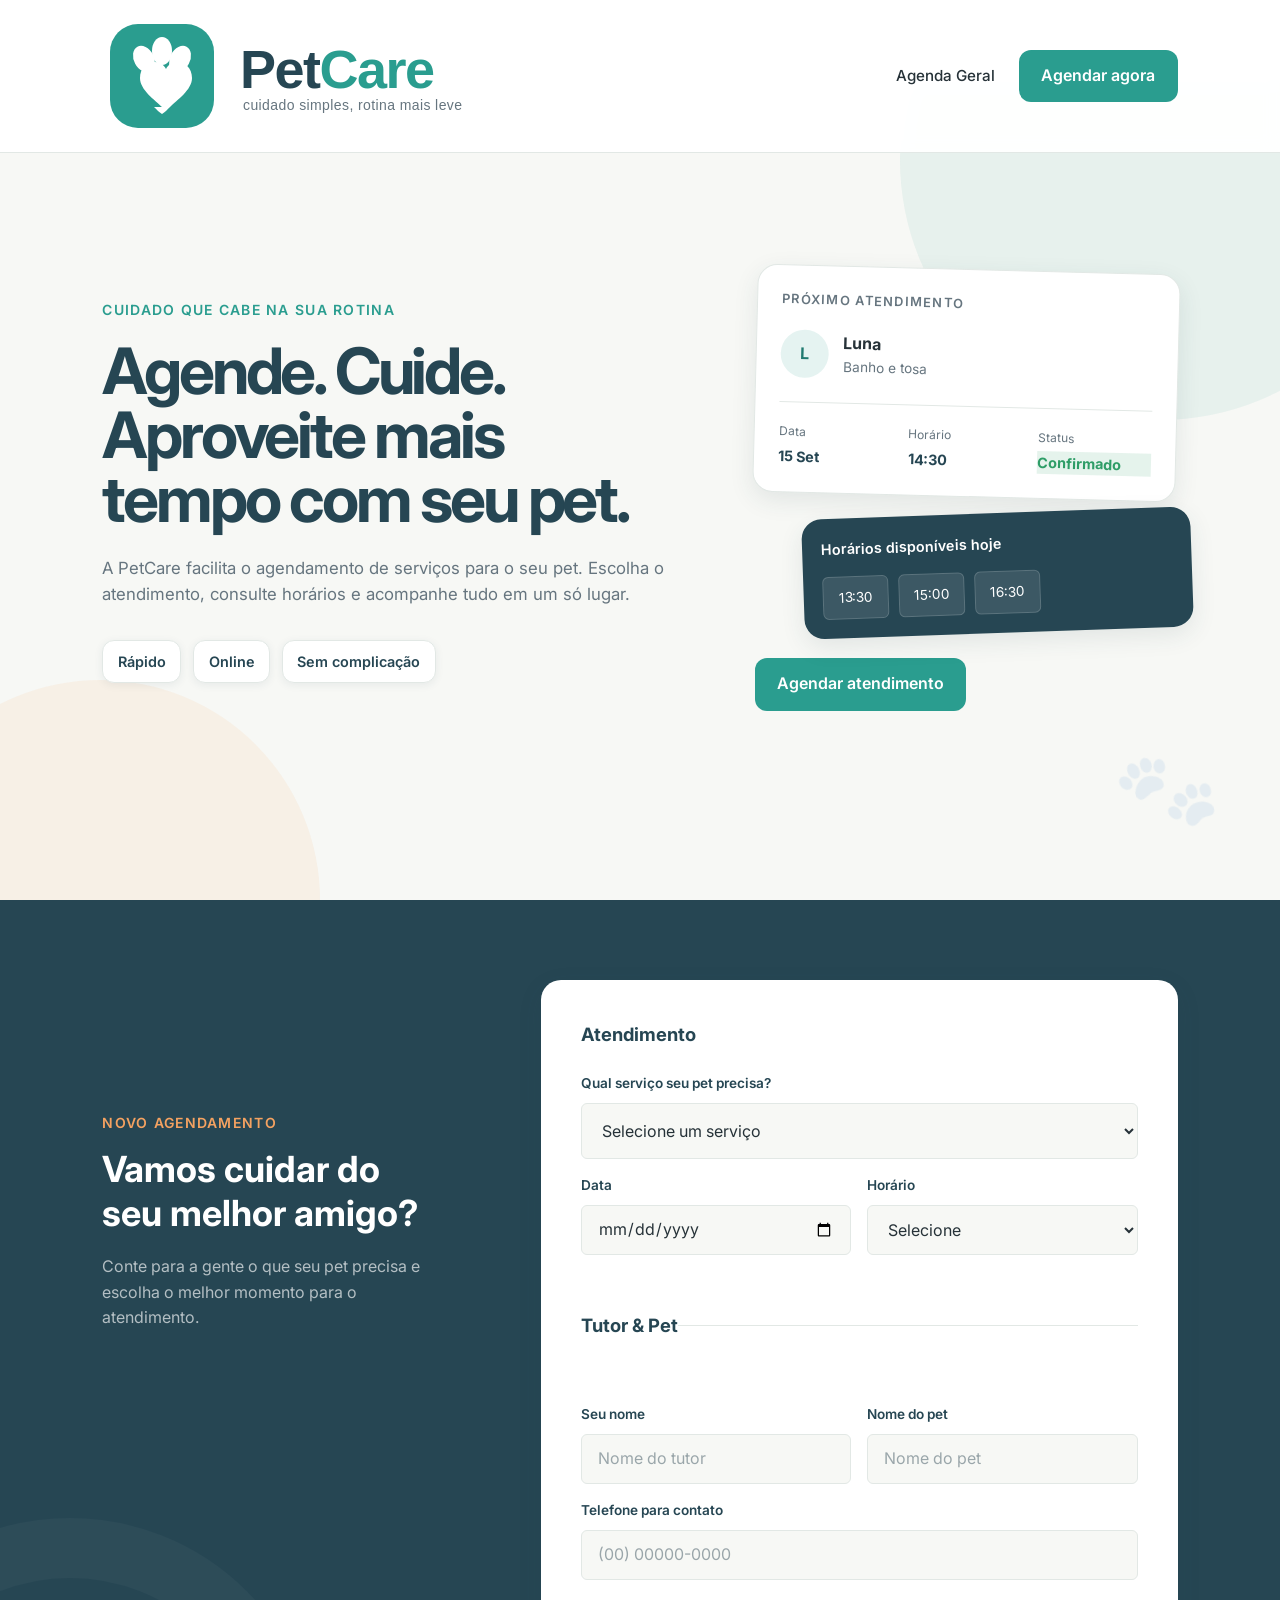
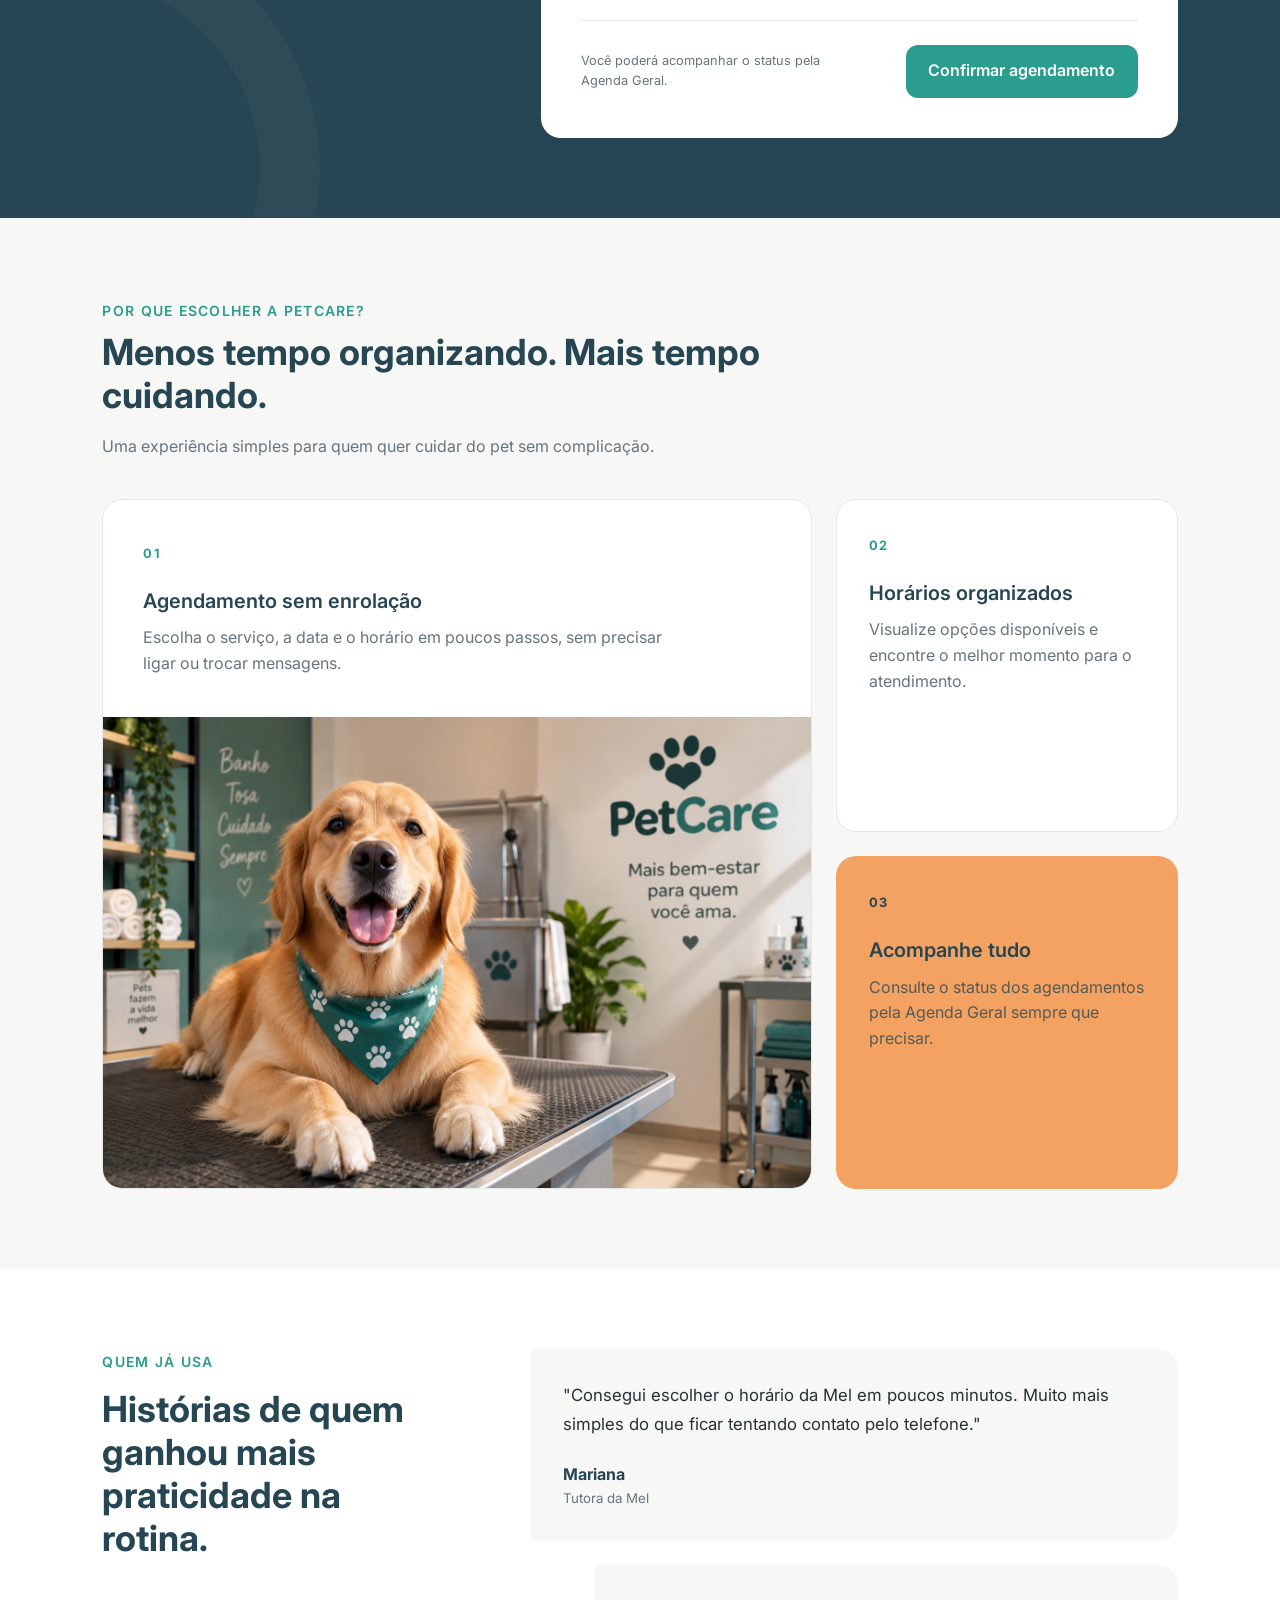
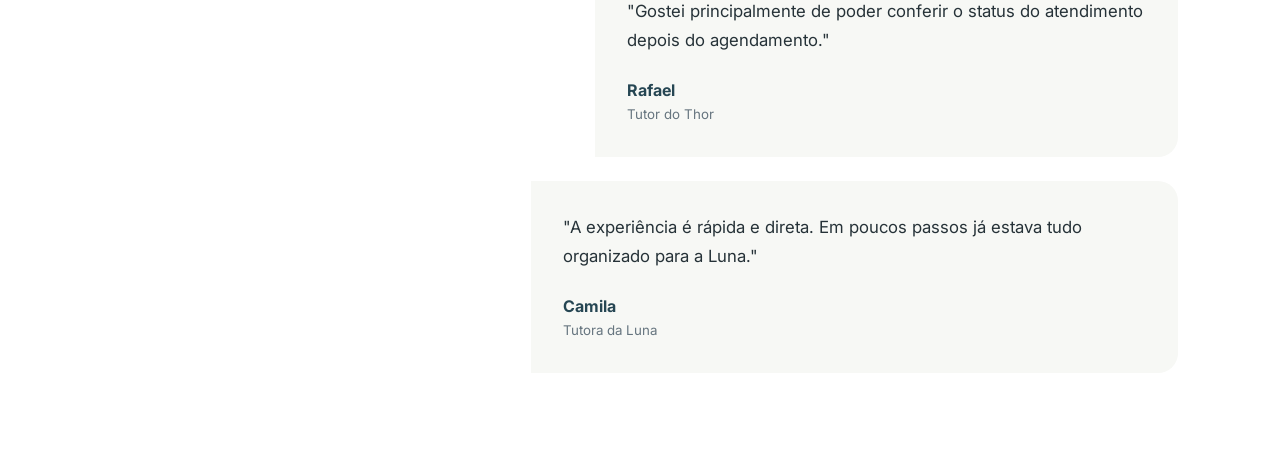
<file: index.html>
<!DOCTYPE html>
<html lang="pt-BR">
<head>
    <meta charset="UTF-8">
    <meta name="viewport" content="width=device-width, initial-scale=1.0">
    <title>PetCare | Agendamento Online</title>
    <link rel="stylesheet" href="./css/style.css">
    <script src="./js/script.js" defer></script>
</head>
<body>
    <header class="header">
        <div class="header-logo">
            <div>
                <a href="./index.html" class="logo">
                    <img src="./css/images/petcare-logo.svg" alt="Logo PetCare">
                </a>
            </div>
        </div>

        <nav class="header-nav">
            <a href="./agenda.html">Agenda Geral</a>
            <a href="#agendamento" class="btn-primary">Agendar agora</a>
        </nav>
    </header>

    <main>
        <section class="hero">
            <div class="hero-content">
                <span class="section-tag">Cuidado que cabe na sua rotina</span>
                <h1>Agende. Cuide. Aproveite mais tempo com seu pet.</h1>
                <p>A PetCare facilita o agendamento de serviços para o seu pet. Escolha o atendimento, consulte horários e acompanhe tudo em um só lugar.</p>
                <div class="hero-highlights">
                    <span>Rápido</span>
                    <span>Online</span>
                    <span>Sem complicação</span>
                </div>
            </div>

            <div class="hero-booking">
                <div class="booking-card">
                    <span class="booking-label">Próximo atendimento</span>
                    <div class="booking-pet">
                        <div class="pet-avatar">L</div>
                        <div>
                            <strong>Luna</strong>
                            <span>Banho e tosa</span>
                        </div>
                    </div>

                    <div class="booking-info">
                        <div>
                            <span>Data</span>
                            <strong>15 Set</strong>
                        </div>
                        <div>
                            <span>Horário</span>
                            <strong>14:30</strong>
                        </div>
                        <div>
                            <span>Status</span>
                            <strong class="status-confirmed">Confirmado</strong>
                        </div>
                    </div>
                </div>

            <div class="availability-card">
                <span>Horários disponíveis hoje</span>
                <div class="available-times">
                    <button type="button">13:30</button>
                    <button type="button">15:00</button>
                    <button type="button">16:30</button>
                </div>
            </div>

                <a href="#agendamento" class="btn-primary">Agendar atendimento</a>
            </div>

            <div class="hero-decoration">
                <span>🐾</span>
            </div>
        </section>

        <section class="appointment" id="agendamento">
            <div class="appointment-intro">
                <span class="section-tag">Novo agendamento</span>
                <h2>Vamos cuidar do seu melhor amigo?</h2>
                <p>Conte para a gente o que seu pet precisa e escolha o melhor momento para o atendimento.</p>
            </div>

            <form id="appointment-form" class="appointment-form">
                <fieldset>
                    <legend>Atendimento</legend>

                    <div class="form-group form-service">
                        <label for="service">Qual serviço seu pet precisa?</label>
                        <select id="service" name="service" required>
                            <option value="">Selecione um serviço</option>
                            <option value="banho">Banho</option>
                            <option value="tosa">Tosa</option>
                            <option value="banho-tosa">Banho e tosa</option>
                        </select>
                    </div>

                    <div class="form-row">
                        <div class="form-group">
                            <label for="date">Data</label>
                            <input type="date" id="date" name="date" required>
                        </div>

                        <div class="form-group">
                            <label for="time">Horário</label>
                            <select id="time" name="time" required>
                                <option value="">Selecione</option>
                            </select>
                        </div>
                    </div>
                </fieldset>

                <fieldset>
                    <legend>Tutor & Pet</legend>

                    <div class="form-row">
                        <div class="form-group">
                            <label for="tutor-name">Seu nome</label>
                            <input type="text" id="tutor-name" name="tutorName" placeholder="Nome do tutor" required>
                        </div>

                        <div class="form-group">
                            <label for="pet-name">Nome do pet</label>
                            <input type="text" id="pet-name" name="petName" placeholder="Nome do pet" required>
                        </div>
                    </div>

                    <div class="form-group">
                        <label for="phone">Telefone para contato</label>
                        <input type="tel" id="phone" name="phone" placeholder="(00) 00000-0000" required>
                    </div>
                </fieldset>

                <div class="form-footer">
                    <p>Você poderá acompanhar o status pela Agenda Geral.</p>
                    <button type="submit" class="btn-primary">Confirmar agendamento</button>
                </div>
            </form>
        </section>

        <section class="benefits">
            <div class="section-header">
                <span class="section-tag">Por que escolher a PetCare?</span>
                <h2>Menos tempo organizando. Mais tempo cuidando.</h2>
                <p>Uma experiência simples para quem quer cuidar do pet sem complicação.</p>
            </div>

            <div class="benefits-grid">
                <article class="benefit-card benefit-card-featured">
                    <div class="benefit-content">
                        <span class="benefit-number">01</span>
                        <h3>Agendamento sem enrolação</h3>
                        <p>Escolha o serviço, a data e o horário em poucos passos, sem precisar ligar ou trocar mensagens.</p>
                    </div>
                    <img src="./css/images/foto-01.png" alt="Pessoa realizando um agendamento para seu pet">
                </article>

                <article class="benefit-card">
                    <span class="benefit-number">02</span>
                    <h3>Horários organizados</h3>
                    <p>Visualize opções disponíveis e encontre o melhor momento para o atendimento.</p>
                </article>

                <article class="benefit-card benefit-card-accent">
                    <span class="benefit-number">03</span>
                    <h3>Acompanhe tudo</h3>
                    <p>Consulte o status dos agendamentos pela Agenda Geral sempre que precisar.</p>
                </article>
            </div>
        </section>

        <section class="testimonials">
            <div class="testimonials-intro">
                <span class="section-tag">Quem já usa</span>
                <h2>Histórias de quem ganhou mais praticidade na rotina.</h2>
            </div>

            <div class="testimonials-list">
                <article class="testimonial-card">
                    <p>"Consegui escolher o horário da Mel em poucos minutos. Muito mais simples do que ficar tentando contato pelo telefone."</p>
                    <div class="testimonial-author">
                        <span>Mariana</span>
                        <small>Tutora da Mel</small>
                    </div>
                </article>

                <article class="testimonial-card testimonial-offset">
                    <p>"Gostei principalmente de poder conferir o status do atendimento depois do agendamento."</p>
                    <div class="testimonial-author">
                        <span>Rafael</span>
                        <small>Tutor do Thor</small>
                    </div>
                </article>

                <article class="testimonial-card">
                    <p>"A experiência é rápida e direta. Em poucos passos já estava tudo organizado para a Luna."</p>
                    <div class="testimonial-author">
                        <span>Camila</span>
                        <small>Tutora da Luna</small>
                    </div>
                </article>
            </div>
        </section>
    </main>
</body>
</html>
</file>
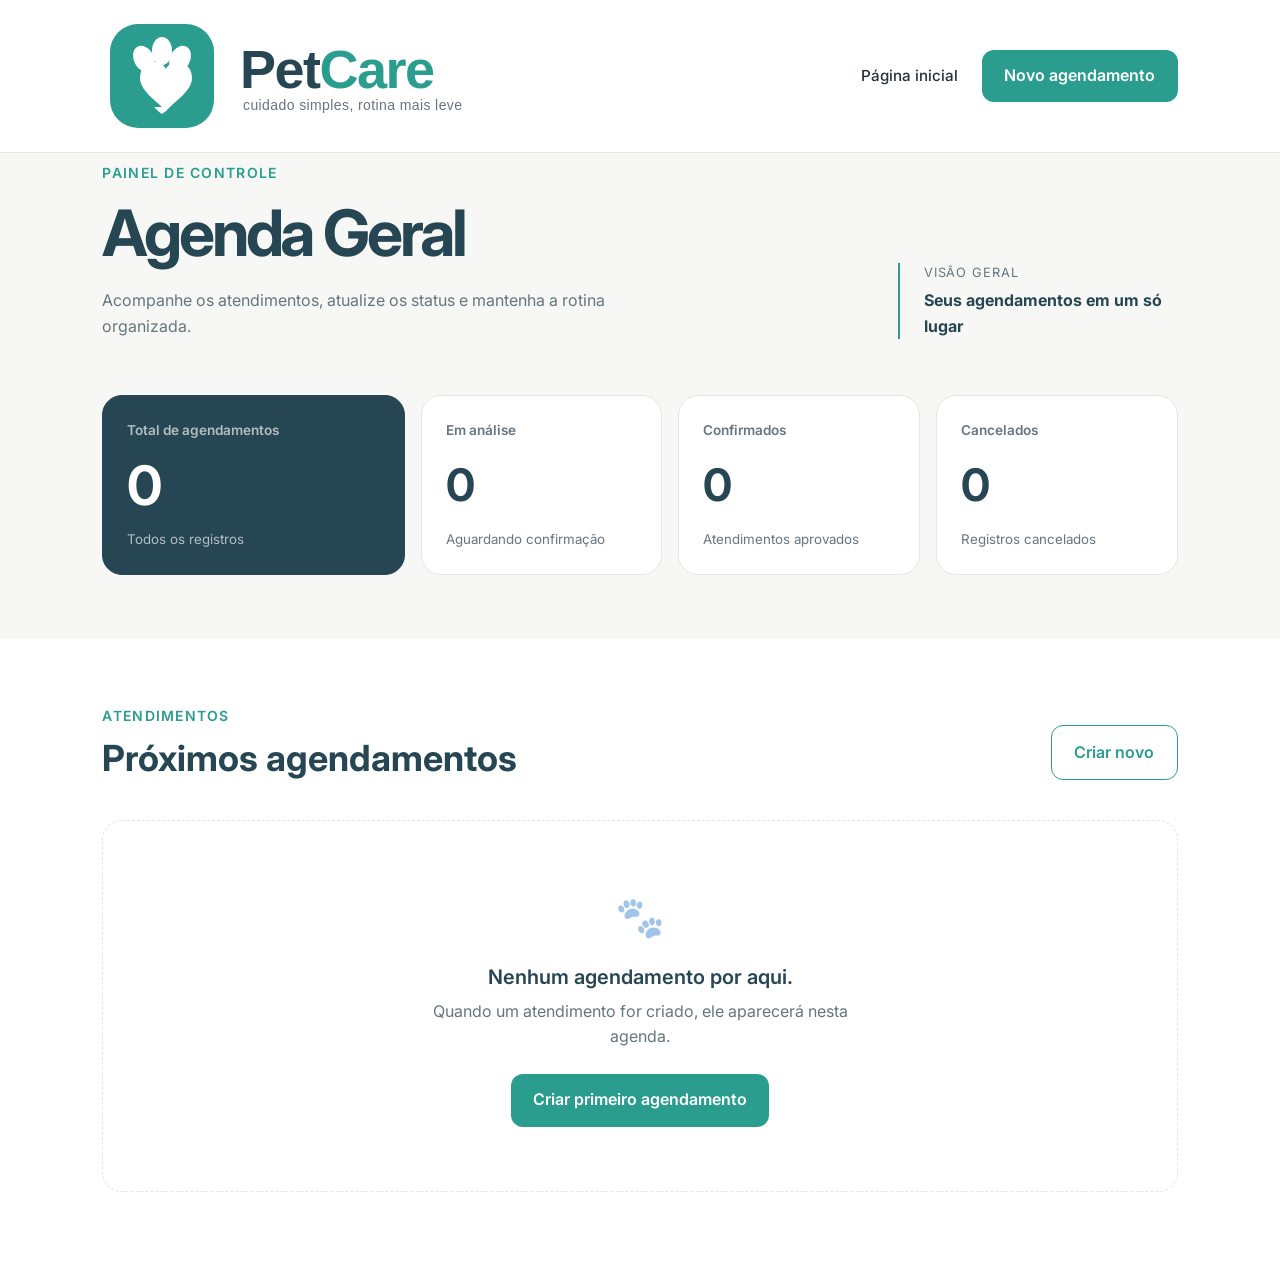
<file: agenda.html>
<!DOCTYPE html>
<html lang="pt-BR">
<head>
    <meta charset="UTF-8">
    <meta name="viewport" content="width=device-width, initial-scale=1.0">
    <title>PetCare | Agenda Geral</title>
    <link rel="stylesheet" href="./css/style.css">
    <script src="./js/script.js" defer></script>
</head>
<body>
    <header class="header">
        <div class="header-logo">
            <div>
                <a href="./index.html" class="logo">
                    <img src="./css/images/petcare-logo.svg" alt="Logo PetCare">
                </a>
            </div>
        </div>

        <nav class="header-nav">
            <a href="./index.html">Página inicial</a>
            <a href="./index.html#agendamento" class="btn-primary">Novo agendamento</a>
        </nav>
    </header>

    <main class="dashboard-page">
        <section class="dashboard-hero">
            <div class="dashboard-heading">
                <span class="section-tag">Painel de controle</span>
                <h1>Agenda Geral</h1>
                <p>Acompanhe os atendimentos, atualize os status e mantenha a rotina organizada.</p>
            </div>

            <div class="dashboard-date">
                <span>Visão geral</span>
                <strong>Seus agendamentos em um só lugar</strong>
            </div>
        </section>

        <section class="dashboard-stats">
            <article class="stat-card stat-card-main">
                <span>Total de agendamentos</span>
                <strong id="stat-total">0</strong>
                <small>Todos os registros</small>
            </article>

            <article class="stat-card">
                <span>Em análise</span>
                <strong id="stat-pending">0</strong>
                <small>Aguardando confirmação</small>
            </article>

            <article class="stat-card">
                <span>Confirmados</span>
                <strong id="stat-confirmed">0</strong>
                <small>Atendimentos aprovados</small>
            </article>

            <article class="stat-card">
                <span>Cancelados</span>
                <strong id="stat-cancelled">0</strong>
                <small>Registros cancelados</small>
            </article>
        </section>

        <section class="appointments-panel">
            <div class="appointments-panel-header">
                <div>
                    <span class="section-tag">Atendimentos</span>
                    <h2>Próximos agendamentos</h2>
                </div>

                <a href="./index.html#agendamento" class="btn-secondary">Criar novo</a>
            </div>

            <div id="appointments-list" class="appointments-list">
                <article class="appointment-item">
                    <div class="appointment-date">
                        <span>15</span>
                        <small>SET</small>
                        <strong>14:30</strong>
                    </div>

                    <div class="appointment-main">
                        <span class="appointment-service">Banho e tosa</span>
                        <h3>Luna</h3>
                        <p>Tutora: Mariana</p>
                    </div>

                    <div class="appointment-contact">
                        <span>Contato</span>
                        <strong>(11) 99999-9999</strong>
                    </div>

                    <div class="appointment-status">
                        <span class="status-badge status-pending">Em análise</span>
                    </div>

                    <div class="appointment-actions">
                        <button type="button" class="action-button action-confirm">Confirmar</button>
                        <button type="button" class="action-button action-cancel">Cancelar</button>
                    </div>
                </article>
            </div>

            <div id="empty-state" class="empty-state">
                <span class="empty-state-icon">🐾</span>
                <h3>Nenhum agendamento por aqui.</h3>
                <p>Quando um atendimento for criado, ele aparecerá nesta agenda.</p>
                <a href="./index.html#agendamento" class="btn-primary">Criar primeiro agendamento</a>
            </div>
        </section>
    </main>
</body>
</html>
</file>
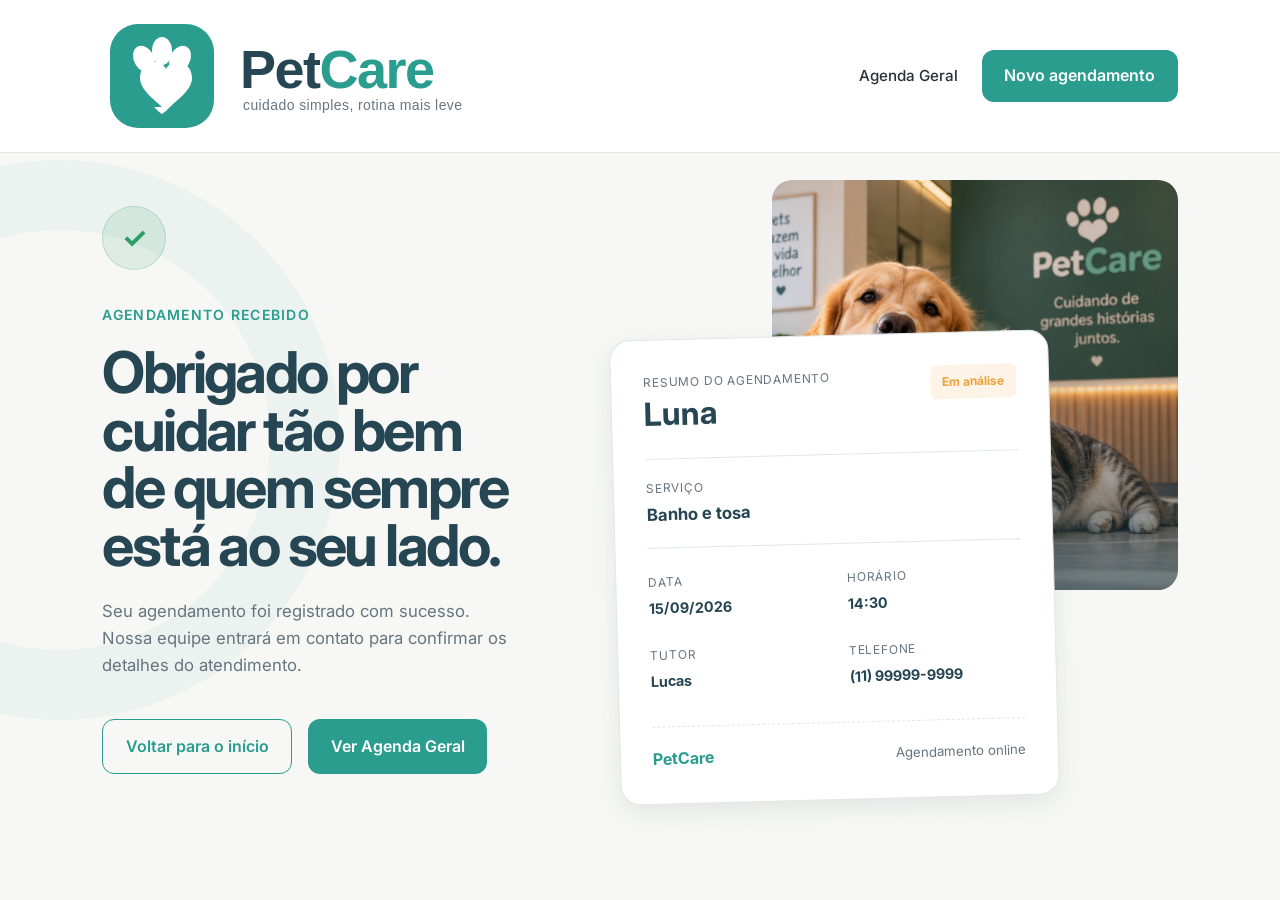
<file: confirmacao.html>
<!DOCTYPE html>
<html lang="pt-BR">
<head>
    <meta charset="UTF-8">
    <meta name="viewport" content="width=device-width, initial-scale=1.0">
    <title>PetCare | Agendamento Confirmado</title>
    <link rel="stylesheet" href="./css/style.css">
    <script src="./js/script.js" defer></script>
</head>
<body>
    <header class="header">
        <div class="header-logo">
            <div>
                <a href="./index.html" class="logo">
                    <img src="./css/images/petcare-logo.svg" alt="Logo PetCare">
                </a>
            </div>
        </div>

        <nav class="header-nav">
            <a href="./agenda.html">Agenda Geral</a>
            <a href="./index.html#agendamento" class="btn-primary">Novo agendamento</a>
        </nav>
    </header>

    <main class="confirmation-page">
        <section class="confirmation">
            <div class="confirmation-message">
                <div class="success-icon">✓</div>

                <span class="section-tag">Agendamento recebido</span>
                <h1>Obrigado por cuidar tão bem de quem sempre está ao seu lado.</h1>

                <p class="confirmation-description">
                    Seu agendamento foi registrado com sucesso. Nossa equipe entrará em contato para confirmar os detalhes do atendimento.
                </p>

                <div class="confirmation-actions">
                    <a href="./index.html" class="btn-secondary">Voltar para o início</a>
                    <a href="./agenda.html" class="btn-primary">Ver Agenda Geral</a>
                </div>
            </div>

            <div class="confirmation-summary">
                <div class="confirmation-image">
                    <img src="./css/images/foto-02.png" alt="Pet sendo cuidado em um ambiente acolhedor">
                    <span>Seu pet está em boas mãos.</span>
                </div>

                <article class="appointment-summary-card">
                    <div class="summary-header">
                        <div>
                            <span>Resumo do agendamento</span>
                            <h2 id="summary-pet">Luna</h2>
                        </div>

                        <span class="summary-status">Em análise</span>
                    </div>

                    <div class="summary-service">
                        <span>Serviço</span>
                        <strong id="summary-service">Banho e tosa</strong>
                    </div>

                    <div class="summary-grid">
                        <div>
                            <span>Data</span>
                            <strong id="summary-date">15/09/2026</strong>
                        </div>

                        <div>
                            <span>Horário</span>
                            <strong id="summary-time">14:30</strong>
                        </div>

                        <div>
                            <span>Tutor</span>
                            <strong id="summary-tutor">Lucas</strong>
                        </div>

                        <div>
                            <span>Telefone</span>
                            <strong id="summary-phone">(11) 99999-9999</strong>
                        </div>
                    </div>

                    <div class="summary-footer">
                        <span>PetCare</span>
                        <small>Agendamento online</small>
                    </div>
                </article>
            </div>
        </section>
    </main>
</body>
</html>
</file>
<file: css/style.css>
@import url('https://fonts.googleapis.com/css2?family=Inter:wght@400;500;600;700&display=swap');

/* VARIABLES */

:root {
    --color-primary: #2A9D8F;
    --color-primary-dark: #207A70;
    --color-secondary: #264653;
    --color-accent: #F4A261;

    --color-background: #F7F8F5;
    --color-surface: #FFFFFF;
    --color-text: #263238;
    --color-text-light: #66757F;
    --color-border: #E2E8E5;

    --color-success: #2E9D67;
    --color-warning: #E9A23B;
    --color-danger: #D9534F;

    --font-primary: "Inter", sans-serif;

    --radius-sm: 6px;
    --radius-md: 12px;
    --radius-lg: 20px;

    --shadow-sm: 0 2px 8px rgba(38, 70, 83, 0.08);
    --shadow-md: 0 8px 24px rgba(38, 70, 83, 0.10);

    --transition: 0.3s ease;
}

/* RESET */

* {
    margin: 0;
    padding: 0;
    box-sizing: border-box;
}

html {
    scroll-behavior: smooth;
}

body {
    font-family: var(--font-primary);
    background-color: var(--color-background);
    color: var(--color-text);
    line-height: 1.6;
}

img {
    display: block;
    max-width: 100%;
}

a {
    color: inherit;
    text-decoration: none;
}

ul {
    list-style: none;
}

button,
input,
select,
textarea {
    font: inherit;
}

button {
    border: none;
    cursor: pointer;
}

h1,
h2,
h3 {
    color: var(--color-secondary);
    line-height: 1.2;
}

h1 {
    font-size: 3.25rem;
    font-weight: 700;
}

h2 {
    font-size: 2.25rem;
    font-weight: 700;
}

h3 {
    font-size: 1.25rem;
    font-weight: 600;
}

p {
    color: var(--color-text-light);
}

section {
    padding: 5rem 8%;
}

.section-header {
    max-width: 700px;
    margin-bottom: 2.5rem;
}

.section-header h2 {
    margin: 0.5rem 0 1rem;
}

.section-tag {
    display: inline-block;
    color: var(--color-primary);
    font-size: 0.875rem;
    font-weight: 600;
    text-transform: uppercase;
    letter-spacing: 0.08rem;
}

.btn-primary {
    display: inline-flex;
    align-items: center;
    justify-content: center;
    padding: 0.85rem 1.4rem;
    background-color: var(--color-primary);
    color: var(--color-surface);
    border-radius: var(--radius-md);
    font-weight: 600;
    transition: background-color var(--transition), transform var(--transition);
}

.btn-primary:hover {
    background-color: var(--color-primary-dark);
    transform: translateY(-1px);
}

.btn-secondary {
    display: inline-flex;
    align-items: center;
    justify-content: center;
    padding: 0.85rem 1.4rem;
    background-color: transparent;
    color: var(--color-primary);
    border: 1px solid var(--color-primary);
    border-radius: var(--radius-md);
    font-weight: 600;
    transition: background-color var(--transition), color var(--transition);
}

.btn-secondary:hover {
    background-color: var(--color-primary);
    color: var(--color-surface);
}

/* HEADER */

.header {
    position: fixed;
    top: 0;
    left: 0;
    z-index: 1000;
    width: 100%;
    min-height: 80px;
    padding: 1rem 8%;
    background-color: rgba(255, 255, 255, 0.95);
    border-bottom: 1px solid var(--color-border);
    backdrop-filter: blur(10px);
    display: flex;
    align-items: center;
    justify-content: space-between;
    gap: 2rem;
}

.header-logo {
    display: flex;
    align-items: center;
    gap: 0.75rem;
}

.logo-icon {
    display: flex;
    align-items: center;
    justify-content: center;
    width: 42px;
    height: 42px;
    background-color: rgba(42, 157, 143, 0.12);
    border-radius: var(--radius-md);
    font-size: 1.4rem;
}

.logo {
    display: block;
    color: var(--color-secondary);
    font-size: 1.3rem;
    font-weight: 700;
    line-height: 1.1;
}

.header-logo p {
    margin-top: 0.2rem;
    font-size: 0.75rem;
    line-height: 1.2;
}

.header-nav {
    display: flex;
    align-items: center;
    gap: 1.5rem;
}

.header-nav > a:not(.btn-primary) {
    color: var(--color-text);
    font-size: 0.95rem;
    font-weight: 500;
    transition: color var(--transition);
}

.header-nav > a:not(.btn-primary):hover {
    color: var(--color-primary);
}

/* HERO */

main {
    padding-top: 80px;
}

.hero {
    position: relative;
    min-height: calc(100vh - 80px);
    padding-top: 7rem;
    padding-bottom: 7rem;
    overflow: hidden;
    display: grid;
    grid-template-columns: 1.15fr 0.85fr;
    align-items: center;
    gap: 5rem;
}

.hero::before {
    content: "";
    position: absolute;
    top: -180px;
    right: -140px;
    width: 520px;
    height: 520px;
    background-color: rgba(42, 157, 143, 0.08);
    border-radius: 50%;
}

.hero::after {
    content: "";
    position: absolute;
    left: -120px;
    bottom: -220px;
    width: 440px;
    height: 440px;
    background-color: rgba(244, 162, 97, 0.10);
    border-radius: 50%;
}

.hero-content {
    position: relative;
    z-index: 2;
    max-width: 700px;
}

.hero-content h1 {
    max-width: 680px;
    margin: 1rem 0 1.5rem;
    font-size: clamp(3rem, 5vw, 5rem);
    line-height: 1;
    letter-spacing: -0.05em;
}

.hero-content > p {
    max-width: 580px;
    margin-bottom: 2rem;
    font-size: 1.05rem;
}

.hero-highlights {
    display: flex;
    flex-wrap: wrap;
    gap: 0.75rem;
}

.hero-highlights span {
    padding: 0.55rem 0.9rem;
    background-color: var(--color-surface);
    color: var(--color-secondary);
    border: 1px solid var(--color-border);
    border-radius: var(--radius-md);
    box-shadow: var(--shadow-sm);
    font-size: 0.9rem;
    font-weight: 600;
}

.hero-booking {
    position: relative;
    z-index: 2;
    display: flex;
    flex-direction: column;
    align-items: flex-start;
    gap: 1rem;
}

.booking-card {
    width: 100%;
    max-width: 460px;
    padding: 1.5rem;
    background-color: var(--color-surface);
    border: 1px solid var(--color-border);
    border-radius: var(--radius-lg);
    box-shadow: var(--shadow-md);
    transform: rotate(1.5deg);
}

.booking-label {
    display: block;
    margin-bottom: 1.2rem;
    color: var(--color-text-light);
    font-size: 0.8rem;
    font-weight: 600;
    text-transform: uppercase;
    letter-spacing: 0.08rem;
}

.booking-pet {
    display: flex;
    align-items: center;
    gap: 0.9rem;
    margin-bottom: 1.5rem;
}

.pet-avatar {
    width: 48px;
    height: 48px;
    border-radius: 50%;
    display: flex;
    align-items: center;
    justify-content: center;
    background-color: rgba(42, 157, 143, 0.12);
    color: var(--color-primary-dark);
    font-weight: 700;
}

.booking-pet div:last-child {
    display: flex;
    flex-direction: column;
}

.booking-pet span {
    color: var(--color-text-light);
    font-size: 0.85rem;
}

.booking-info {
    padding-top: 1.2rem;
    border-top: 1px solid var(--color-border);
    display: grid;
    grid-template-columns: repeat(3, 1fr);
    gap: 1rem;
}

.booking-info div {
    display: flex;
    flex-direction: column;
    gap: 0.25rem;
}

.booking-info span {
    color: var(--color-text-light);
    font-size: 0.75rem;
}

.booking-info strong {
    color: var(--color-secondary);
    font-size: 0.9rem;
}

.status-confirmed {
    color: var(--color-success) !important;
}

.availability-card {
    width: 92%;
    max-width: 430px;
    margin-left: 3rem;
    padding: 1.2rem;
    background-color: var(--color-secondary);
    border-radius: var(--radius-lg);
    box-shadow: var(--shadow-md);
    transform: rotate(-2deg);
}

.availability-card > span {
    display: block;
    margin-bottom: 1rem;
    color: var(--color-surface);
    font-size: 0.9rem;
    font-weight: 600;
}

.available-times {
    display: flex;
    gap: 0.6rem;
}

.available-times button {
    padding: 0.6rem 0.9rem;
    background-color: rgba(255, 255, 255, 0.1);
    color: var(--color-surface);
    border: 1px solid rgba(255, 255, 255, 0.16);
    border-radius: var(--radius-sm);
    font-size: 0.85rem;
    transition: background-color var(--transition), transform var(--transition);
}

.available-times button:hover {
    background-color: var(--color-primary);
    transform: translateY(-2px);
}

.hero-booking > .btn-primary {
    margin-top: 0.5rem;
}

.hero-decoration {
    position: absolute;
    right: 5%;
    bottom: 3rem;
    z-index: 1;
    font-size: 5rem;
    opacity: 0.08;
    transform: rotate(-15deg);
}

/* APPOINTMENT */

.appointment {
    position: relative;
    background-color: var(--color-secondary);
    display: grid;
    grid-template-columns: 0.7fr 1.3fr;
    gap: 6rem;
    align-items: start;
    overflow: hidden;
}

.appointment::after {
    content: "";
    position: absolute;
    width: 380px;
    height: 380px;
    left: -180px;
    bottom: -200px;
    border: 60px solid rgba(255, 255, 255, 0.03);
    border-radius: 50%;
}

.appointment-intro {
    position: sticky;
    top: 130px;
    z-index: 1;
}

.appointment-intro .section-tag {
    color: var(--color-accent);
}

.appointment-intro h2 {
    max-width: 420px;
    margin: 0.8rem 0 1.2rem;
    color: var(--color-surface);
}

.appointment-intro p {
    max-width: 400px;
    color: rgba(255, 255, 255, 0.65);
}

.appointment-form {
    position: relative;
    z-index: 1;
    padding: 2.5rem;
    background-color: var(--color-surface);
    border-radius: var(--radius-lg);
    box-shadow: var(--shadow-md);
}

.appointment-form fieldset {
    border: none;
}

.appointment-form fieldset + fieldset {
    margin-top: 2.5rem;
    padding-top: 2.5rem;
    border-top: 1px solid var(--color-border);
}

.appointment-form legend {
    margin-bottom: 1.5rem;
    color: var(--color-secondary);
    font-size: 1.15rem;
    font-weight: 700;
}

.form-row {
    display: grid;
    grid-template-columns: repeat(2, 1fr);
    gap: 1rem;
}

.form-group {
    display: flex;
    flex-direction: column;
    gap: 0.5rem;
    margin-bottom: 1rem;
}

.form-group label {
    color: var(--color-secondary);
    font-size: 0.85rem;
    font-weight: 600;
}

.form-group input,
.form-group select {
    width: 100%;
    min-height: 50px;
    padding: 0 1rem;
    background-color: var(--color-background);
    color: var(--color-text);
    border: 1px solid var(--color-border);
    border-radius: var(--radius-sm);
    outline: none;
    transition: border-color var(--transition), box-shadow var(--transition), background-color var(--transition);
}

.form-group input::placeholder {
    color: #9AA6AA;
}

.form-group input:focus,
.form-group select:focus {
    background-color: var(--color-surface);
    border-color: var(--color-primary);
    box-shadow: 0 0 0 3px rgba(42, 157, 143, 0.12);
}

.form-service select {
    min-height: 56px;
}

.form-footer {
    margin-top: 1.5rem;
    padding-top: 1.5rem;
    border-top: 1px solid var(--color-border);
    display: flex;
    align-items: center;
    justify-content: space-between;
    gap: 2rem;
}

.form-footer p {
    max-width: 280px;
    font-size: 0.8rem;
}

.form-footer .btn-primary {
    flex-shrink: 0;
}

/* BENEFITS */

.benefits {
    background-color: var(--color-background);
}

.benefits .section-header {
    max-width: 760px;
}

.benefits-grid {
    display: grid;
    grid-template-columns: 1.35fr 0.65fr;
    grid-template-rows: repeat(2, minmax(220px, auto));
    gap: 1.5rem;
}

.benefit-card {
    position: relative;
    padding: 2rem;
    background-color: var(--color-surface);
    border: 1px solid var(--color-border);
    border-radius: var(--radius-lg);
    overflow: hidden;
}

.benefit-card-featured {
    grid-row: 1 / 3;
    min-height: 520px;
    padding: 0;
    display: grid;
    grid-template-rows: auto 1fr;
}

.benefit-content {
    padding: 2.5rem;
}

.benefit-card-featured img {
    width: 100%;
    height: 100%;
    min-height: 280px;
    object-fit: cover;
}

.benefit-number {
    display: inline-block;
    margin-bottom: 1.5rem;
    color: var(--color-primary);
    font-size: 0.8rem;
    font-weight: 700;
    letter-spacing: 0.08rem;
}

.benefit-card h3 {
    margin-bottom: 0.8rem;
}

.benefit-card p {
    max-width: 520px;
}

.benefit-card-accent {
    background-color: var(--color-accent);
    border-color: transparent;
}

.benefit-card-accent .benefit-number,
.benefit-card-accent h3 {
    color: var(--color-secondary);
}

.benefit-card-accent p {
    color: rgba(38, 70, 83, 0.78);
}

.testimonials {
    background-color: var(--color-surface);
    display: grid;
    grid-template-columns: 0.7fr 1.3fr;
    gap: 5rem;
    align-items: start;
}

.testimonials-intro {
    position: sticky;
    top: 130px;
}

.testimonials-intro h2 {
    margin-top: 0.8rem;
    max-width: 430px;
}

.testimonials-list {
    display: flex;
    flex-direction: column;
    gap: 1.5rem;
}

.testimonial-card {
    max-width: 680px;
    padding: 2rem;
    background-color: var(--color-background);
    border-radius: 0 var(--radius-lg) var(--radius-lg) 0;
}

.testimonial-card p {
    margin-bottom: 1.5rem;
    color: var(--color-text);
    font-size: 1.05rem;
    line-height: 1.7;
}

.testimonial-author {
    display: flex;
    flex-direction: column;
}

.testimonial-author span {
    color: var(--color-secondary);
    font-weight: 700;
}

.testimonial-author small {
    color: var(--color-text-light);
}

.testimonial-offset {
    margin-left: 4rem;
    border-left-color: var(--color-accent);
}

/* CONFIRMATION PAGE */

.confirmation-page {
    padding-top: 80px;
}

.confirmation {
    position: relative;
    min-height: calc(100vh - 80px);
    padding-top: 6rem;
    padding-bottom: 6rem;
    display: grid;
    grid-template-columns: 0.85fr 1.15fr;
    align-items: center;
    gap: 6rem;
    overflow: hidden;
}

.confirmation::before {
    content: "";
    position: absolute;
    width: 420px;
    height: 420px;
    left: -220px;
    top: 80px;
    border: 70px solid rgba(42, 157, 143, 0.06);
    border-radius: 50%;
}

.confirmation-message {
    position: relative;
    z-index: 2;
    max-width: 580px;
}

.success-icon {
    width: 64px;
    height: 64px;
    margin-bottom: 2rem;
    display: flex;
    align-items: center;
    justify-content: center;
    background-color: rgba(46, 157, 103, 0.12);
    color: var(--color-success);
    border: 1px solid rgba(46, 157, 103, 0.22);
    border-radius: 50%;
    font-size: 1.8rem;
    font-weight: 700;
}

.confirmation-message h1 {
    margin: 1rem 0 1.5rem;
    font-size: clamp(2.8rem, 4.5vw, 4.8rem);
    line-height: 1;
    letter-spacing: -0.045em;
}

.confirmation-description {
    max-width: 520px;
    font-size: 1.05rem;
}

.confirmation-actions {
    margin-top: 2.5rem;
    display: flex;
    gap: 1rem;
    flex-wrap: wrap;
}

.confirmation-summary {
    position: relative;
    min-height: 620px;
}

.confirmation-image {
    position: absolute;
    top: 0;
    right: 0;
    width: 72%;
    height: 410px;
    border-radius: var(--radius-lg);
    overflow: hidden;
}

.confirmation-image img {
    width: 100%;
    height: 100%;
    object-fit: cover;
}

.confirmation-image::after {
    content: "";
    position: absolute;
    inset: 0;
    background: linear-gradient(to top, rgba(38, 70, 83, 0.65), transparent 55%);
}

.confirmation-image span {
    position: absolute;
    left: 1.5rem;
    bottom: 1.5rem;
    z-index: 2;
    color: var(--color-surface);
    font-size: 0.95rem;
    font-weight: 600;
}

.appointment-summary-card {
    position: absolute;
    left: 0;
    bottom: 0;
    z-index: 3;
    width: 78%;
    padding: 2rem;
    background-color: var(--color-surface);
    border: 1px solid var(--color-border);
    border-radius: var(--radius-lg);
    box-shadow: var(--shadow-md);
    transform: rotate(-1.5deg);
}

.summary-header {
    display: flex;
    justify-content: space-between;
    gap: 2rem;
    align-items: flex-start;
}

.summary-header > div > span,
.summary-service span,
.summary-grid span {
    display: block;
    margin-bottom: 0.25rem;
    color: var(--color-text-light);
    font-size: 0.75rem;
    text-transform: uppercase;
    letter-spacing: 0.05rem;
}

.summary-header h2 {
    font-size: 2rem;
}

.summary-status {
    padding: 0.45rem 0.75rem;
    background-color: rgba(233, 162, 59, 0.12);
    color: var(--color-warning);
    border-radius: var(--radius-sm);
    font-size: 0.75rem;
    font-weight: 700;
}

.summary-service {
    margin: 1.5rem 0;
    padding: 1.2rem 0;
    border-top: 1px solid var(--color-border);
    border-bottom: 1px solid var(--color-border);
}

.summary-service strong {
    color: var(--color-secondary);
    font-size: 1.05rem;
}

.summary-grid {
    display: grid;
    grid-template-columns: repeat(2, 1fr);
    gap: 1.5rem;
}

.summary-grid div {
    min-width: 0;
}

.summary-grid strong {
    color: var(--color-secondary);
    font-size: 0.9rem;
}

.summary-footer {
    margin-top: 2rem;
    padding-top: 1.2rem;
    border-top: 1px dashed var(--color-border);
    display: flex;
    justify-content: space-between;
    align-items: center;
}

.summary-footer span {
    color: var(--color-primary);
    font-weight: 700;
}

.summary-footer small {
    color: var(--color-text-light);
}

/* AGENDA */

.dashboard-page {
    padding-top: 80px;
    background-color: var(--color-background);
}

.dashboard-hero {
    padding-top: 5rem;
    padding-bottom: 2.5rem;
    display: flex;
    justify-content: space-between;
    align-items: flex-end;
    gap: 3rem;
}

.dashboard-heading {
    max-width: 700px;
}

.dashboard-heading h1 {
    margin: 0.6rem 0 1rem;
    font-size: clamp(3rem, 5vw, 5rem);
    letter-spacing: -0.05em;
}

.dashboard-heading p {
    max-width: 560px;
}

.dashboard-date {
    max-width: 280px;
    padding-left: 1.5rem;
    border-left: 2px solid var(--color-primary);
    display: flex;
    flex-direction: column;
    gap: 0.3rem;
}

.dashboard-date span {
    color: var(--color-text-light);
    font-size: 0.8rem;
    text-transform: uppercase;
    letter-spacing: 0.06rem;
}

.dashboard-date strong {
    color: var(--color-secondary);
    font-size: 1rem;
}

.dashboard-stats {
    padding-top: 1rem;
    padding-bottom: 4rem;
    display: grid;
    grid-template-columns: 1.25fr repeat(3, 1fr);
    gap: 1rem;
}

.stat-card {
    min-height: 180px;
    padding: 1.5rem;
    background-color: var(--color-surface);
    border: 1px solid var(--color-border);
    border-radius: var(--radius-lg);
    display: flex;
    flex-direction: column;
    justify-content: space-between;
}

.stat-card > span {
    color: var(--color-text-light);
    font-size: 0.85rem;
    font-weight: 600;
}

.stat-card strong {
    color: var(--color-secondary);
    font-size: 2.8rem;
    line-height: 1;
}

.stat-card small {
    color: var(--color-text-light);
}

.stat-card-main {
    background-color: var(--color-secondary);
    border-color: var(--color-secondary);
}

.stat-card-main > span,
.stat-card-main small {
    color: rgba(255, 255, 255, 0.65);
}

.stat-card-main strong {
    color: var(--color-surface);
    font-size: 3.4rem;
}

.appointments-panel {
    padding-top: 4rem;
    padding-bottom: 6rem;
    background-color: var(--color-surface);
}

.appointments-panel-header {
    margin-bottom: 2.5rem;
    display: flex;
    align-items: flex-end;
    justify-content: space-between;
    gap: 2rem;
}

.appointments-panel-header h2 {
    margin-top: 0.5rem;
}

.appointments-list {
    display: flex;
    flex-direction: column;
    gap: 1rem;
}

.appointment-item {
    padding: 1.4rem;
    background-color: var(--color-background);
    border: 1px solid var(--color-border);
    border-radius: var(--radius-lg);
    display: grid;
    grid-template-columns: 90px 1.4fr 1fr auto auto;
    align-items: center;
    gap: 1.5rem;
    transition: transform var(--transition), box-shadow var(--transition), border-color var(--transition);
}

.appointment-item:hover {
    transform: translateY(-2px);
    box-shadow: var(--shadow-sm);
    border-color: rgba(42, 157, 143, 0.3);
}

.appointment-date {
    padding-right: 1.5rem;
    border-right: 1px solid var(--color-border);
    display: grid;
    grid-template-columns: auto auto;
    align-items: baseline;
    column-gap: 0.3rem;
}

.appointment-date > span {
    color: var(--color-secondary);
    font-size: 2rem;
    font-weight: 700;
    line-height: 1;
}

.appointment-date small {
    color: var(--color-primary);
    font-weight: 700;
}

.appointment-date strong {
    grid-column: 1 / 3;
    margin-top: 0.4rem;
    color: var(--color-text-light);
    font-size: 0.85rem;
}

.appointment-main {
    min-width: 0;
}

.appointment-service {
    color: var(--color-primary);
    font-size: 0.8rem;
    font-weight: 600;
}

.appointment-main h3 {
    margin: 0.2rem 0;
}

.appointment-main p {
    font-size: 0.85rem;
}

.appointment-contact {
    display: flex;
    flex-direction: column;
    gap: 0.2rem;
}

.appointment-contact span {
    color: var(--color-text-light);
    font-size: 0.75rem;
}

.appointment-contact strong {
    color: var(--color-secondary);
    font-size: 0.85rem;
}

.status-badge {
    display: inline-flex;
    align-items: center;
    justify-content: center;
    padding: 0.45rem 0.75rem;
    border-radius: var(--radius-sm);
    font-size: 0.75rem;
    font-weight: 700;
    white-space: nowrap;
}

.status-pending {
    background-color: rgba(233, 162, 59, 0.12);
    color: var(--color-warning);
}

.status-confirmed {
    background-color: rgba(46, 157, 103, 0.12);
    color: var(--color-success);
}

.status-cancelled {
    background-color: rgba(217, 83, 79, 0.12);
    color: var(--color-danger);
}

.appointment-actions {
    display: flex;
    gap: 0.5rem;
}

.action-button {
    padding: 0.55rem 0.75rem;
    background-color: transparent;
    border: 1px solid var(--color-border);
    border-radius: var(--radius-sm);
    color: var(--color-text);
    font-size: 0.75rem;
    font-weight: 600;
    transition: border-color var(--transition), color var(--transition), background-color var(--transition);
}

.action-confirm:hover {
    color: var(--color-success);
    border-color: var(--color-success);
    background-color: rgba(46, 157, 103, 0.06);
}

.action-cancel:hover {
    color: var(--color-danger);
    border-color: var(--color-danger);
    background-color: rgba(217, 83, 79, 0.06);
}

.action-remove:hover {
    color: var(--color-danger);
    border-color: var(--color-danger);
}

.empty-state {
    display: none;
    min-height: 360px;
    padding: 4rem 2rem;
    border: 1px dashed var(--color-border);
    border-radius: var(--radius-lg);
    text-align: center;
    align-items: center;
    justify-content: center;
    flex-direction: column;
}

.empty-state-icon {
    margin-bottom: 1rem;
    font-size: 2.5rem;
    opacity: 0.4;
}

.empty-state h3 {
    margin-bottom: 0.6rem;
}

.empty-state p {
    max-width: 420px;
    margin-bottom: 1.5rem;
}

/* RESPONSIVE - TABLET */

@media (max-width: 1024px) {
    section {
        padding: 4.5rem 5%;
    }

    .header {
        padding: 1rem 5%;
    }

    /* HOME - HERO */

    .hero {
        min-height: auto;
        padding-top: 5rem;
        padding-bottom: 5rem;
        grid-template-columns: 1fr;
        gap: 4rem;
    }

    .hero-content {
        max-width: 760px;
    }

    .hero-content h1 {
        max-width: 760px;
    }

    .hero-booking {
        width: 100%;
        max-width: 650px;
    }

    .booking-card {
        max-width: 100%;
    }

    .availability-card {
        max-width: 590px;
    }

    /* HOME - APPOINTMENT */

    .appointment {
        grid-template-columns: 1fr;
        gap: 3rem;
    }

    .appointment-intro {
        position: static;
        max-width: 600px;
    }

    .appointment-form {
        width: 100%;
        max-width: 800px;
    }

    /* HOME - BENEFITS */

    .benefits-grid {
        grid-template-columns: repeat(2, 1fr);
        grid-template-rows: auto;
    }

    .benefit-card-featured {
        grid-column: 1 / 3;
        grid-row: auto;
        min-height: auto;
    }

    .benefit-card-featured img {
        height: 340px;
        min-height: 0;
    }

    /* HOME - TESTIMONIALS */

    .testimonials {
        grid-template-columns: 1fr;
        gap: 3rem;
    }

    .testimonials-intro {
        position: static;
        max-width: 650px;
    }

    .testimonials-list {
        max-width: 800px;
    }

    /* CONFIRMATION */

    .confirmation {
        min-height: auto;
        grid-template-columns: 1fr;
        gap: 4rem;
    }

    .confirmation-message {
        max-width: 760px;
    }

    .confirmation-summary {
        width: 100%;
        max-width: 760px;
    }

    /* DASHBOARD */

    .dashboard-hero {
        flex-direction: column;
        align-items: flex-start;
        gap: 2rem;
    }

    .dashboard-stats {
        grid-template-columns: repeat(2, 1fr);
    }

    .appointment-item {
        grid-template-columns: 80px 1fr auto;
        align-items: start;
    }

    .appointment-date {
        grid-column: 1;
        grid-row: 1 / 3;
    }

    .appointment-main {
        grid-column: 2;
        grid-row: 1;
    }

    .appointment-contact {
        grid-column: 2;
        grid-row: 2;
    }

    .appointment-status {
        grid-column: 3;
        grid-row: 1;
    }

    .appointment-actions {
        grid-column: 3;
        grid-row: 2;
    }
}


/* RESPONSIVE - MOBILE */

@media (max-width: 700px) {
    section {
        padding: 3.5rem 1.25rem;
    }

    h1 {
        font-size: 2.6rem;
    }

    h2 {
        font-size: 1.9rem;
    }

    /* HEADER */

    .header {
        min-height: 72px;
        padding: 0.75rem 1.25rem;
        gap: 0.75rem;
    }

    .header-logo {
        gap: 0.5rem;
    }

    .logo-icon {
        width: 36px;
        height: 36px;
        font-size: 1.1rem;
    }

    .logo {
        font-size: 1.1rem;
    }

    .header-logo p {
        display: none;
    }

    .header-nav {
        gap: 0.6rem;
    }

    .header-nav > a:not(.btn-primary) {
        font-size: 0.8rem;
    }

    .header-nav .btn-primary {
        padding: 0.7rem 0.9rem;
        font-size: 0.8rem;
        white-space: nowrap;
    }

    main,
    .confirmation-page,
    .dashboard-page {
        padding-top: 72px;
    }

    /* HOME - HERO */

    .hero {
        padding-top: 4rem;
        padding-bottom: 4rem;
        gap: 3rem;
    }

    .hero-content h1 {
        margin: 0.8rem 0 1.3rem;
        font-size: 2.8rem;
        line-height: 1.05;
    }

    .hero-content > p {
        font-size: 1rem;
    }

    .hero-booking {
        align-items: stretch;
    }

    .booking-card {
        padding: 1.25rem;
        transform: none;
    }

    .availability-card {
        width: 100%;
        max-width: none;
        margin-left: 0;
        transform: none;
    }

    .available-times button {
        flex: 1;
    }

    .hero-booking > .btn-primary {
        width: 100%;
    }

    .hero-decoration {
        display: none;
    }

    /* HOME - APPOINTMENT */

    .appointment {
        gap: 2.5rem;
    }

    .appointment-form {
        padding: 1.5rem;
    }

    .form-row {
        grid-template-columns: 1fr;
        gap: 0;
    }

    .appointment-form fieldset + fieldset {
        margin-top: 2rem;
        padding-top: 2rem;
    }

    .form-footer {
        flex-direction: column;
        align-items: stretch;
        gap: 1rem;
    }

    .form-footer p {
        max-width: none;
    }

    .form-footer .btn-primary {
        width: 100%;
    }

    /* HOME - BENEFITS */

    .benefits-grid {
        grid-template-columns: 1fr;
    }

    .benefit-card-featured {
        grid-column: auto;
    }

    .benefit-content {
        padding: 2rem;
    }

    .benefit-card-featured img {
        height: 280px;
    }

    /* HOME - TESTIMONIALS */

    .testimonials {
        gap: 2.5rem;
    }

    .testimonial-card {
        max-width: none;
        padding: 1.5rem;
    }

    .testimonial-offset {
        margin-left: 0;
    }

    /* CONFIRMATION */

    .confirmation {
        padding-top: 4rem;
        padding-bottom: 4rem;
        gap: 3rem;
    }

    .confirmation-message h1 {
        font-size: 2.8rem;
        line-height: 1.05;
    }

    .confirmation-actions {
        flex-direction: column;
    }

    .confirmation-actions .btn-primary,
    .confirmation-actions .btn-secondary {
        width: 100%;
    }

    .confirmation-summary {
        min-height: 0;
        display: flex;
        flex-direction: column;
    }

    .confirmation-image {
        position: relative;
        top: auto;
        right: auto;
        width: 100%;
        height: 320px;
    }

    .appointment-summary-card {
        position: relative;
        left: auto;
        bottom: auto;
        width: calc(100% - 1.5rem);
        margin: -3rem auto 0;
        transform: none;
    }

    /* DASHBOARD */

    .dashboard-hero {
        padding-top: 4rem;
    }

    .dashboard-heading h1 {
        font-size: 2.8rem;
    }

    .dashboard-date {
        max-width: none;
    }

    .dashboard-stats {
        padding-bottom: 3rem;
        grid-template-columns: repeat(2, 1fr);
    }

    .stat-card {
        min-height: 150px;
        padding: 1.25rem;
    }

    .stat-card strong {
        font-size: 2.3rem;
    }

    .stat-card-main strong {
        font-size: 2.6rem;
    }

    .appointments-panel-header {
        flex-direction: column;
        align-items: flex-start;
        gap: 1.25rem;
    }

    .appointment-item {
        grid-template-columns: 70px 1fr;
        gap: 1rem;
    }

    .appointment-date {
        grid-column: 1;
        grid-row: 1 / 3;
        padding-right: 1rem;
    }

    .appointment-main {
        grid-column: 2;
        grid-row: 1;
    }

    .appointment-contact {
        grid-column: 2;
        grid-row: 2;
    }

    .appointment-status {
        grid-column: 1 / 3;
        grid-row: 3;
        padding-top: 0.5rem;
    }

    .appointment-actions {
        grid-column: 1 / 3;
        grid-row: 4;
        width: 100%;
    }

    .action-button {
        flex: 1;
    }

    .empty-state {
        min-height: 320px;
        padding: 3rem 1.5rem;
    }
}


/* RESPONSIVE - SMALL MOBILE */

@media (max-width: 480px) {
    section {
        padding-left: 1rem;
        padding-right: 1rem;
    }

    /* HEADER */

    .header {
        padding-left: 1rem;
        padding-right: 1rem;
    }

    .logo-icon {
        display: none;
    }

    .header-nav {
        gap: 0.4rem;
    }

    .header-nav > a:not(.btn-primary) {
        font-size: 0.72rem;
    }

    .header-nav .btn-primary {
        padding: 0.65rem 0.7rem;
        font-size: 0.72rem;
    }

    /* HOME */

    .hero-content h1 {
        font-size: 2.35rem;
    }

    .hero-highlights {
        gap: 0.5rem;
    }

    .hero-highlights span {
        padding: 0.45rem 0.7rem;
        font-size: 0.8rem;
    }

    .booking-info {
        grid-template-columns: repeat(3, minmax(0, 1fr));
        gap: 0.5rem;
    }

    .booking-info strong {
        font-size: 0.8rem;
    }

    .available-times {
        gap: 0.4rem;
    }

    .available-times button {
        padding: 0.55rem 0.4rem;
    }

    .appointment-form {
        padding: 1.25rem;
    }

    .benefit-content,
    .benefit-card {
        padding: 1.5rem;
    }

    .benefit-card-featured {
        padding: 0;
    }

    .benefit-card-featured img {
        height: 240px;
    }

    /* CONFIRMATION */

    .confirmation-message h1 {
        font-size: 2.35rem;
    }

    .success-icon {
        width: 54px;
        height: 54px;
        margin-bottom: 1.5rem;
        font-size: 1.5rem;
    }

    .confirmation-image {
        height: 260px;
    }

    .appointment-summary-card {
        width: calc(100% - 1rem);
        padding: 1.5rem;
    }

    .summary-header {
        gap: 1rem;
    }

    .summary-grid {
        grid-template-columns: 1fr;
        gap: 1rem;
    }

    /* DASHBOARD */

    .dashboard-heading h1 {
        font-size: 2.5rem;
    }

    .dashboard-stats {
        grid-template-columns: 1fr;
    }

    .stat-card {
        min-height: 130px;
    }

    .appointment-item {
        grid-template-columns: 1fr;
    }

    .appointment-date {
        grid-column: 1;
        grid-row: auto;
        padding: 0 0 1rem;
        border-right: none;
        border-bottom: 1px solid var(--color-border);
        grid-template-columns: auto auto 1fr;
        justify-content: start;
        gap: 0.4rem;
    }

    .appointment-date strong {
        grid-column: auto;
        margin: 0 0 0 0.4rem;
        align-self: center;
    }

    .appointment-main,
    .appointment-contact,
    .appointment-status,
    .appointment-actions {
        grid-column: 1;
        grid-row: auto;
    }

    .appointment-actions {
        flex-direction: column;
    }

    .action-button {
        width: 100%;
    }

    .appointments-panel-header .btn-secondary {
        width: 100%;
    }
}
</file>
